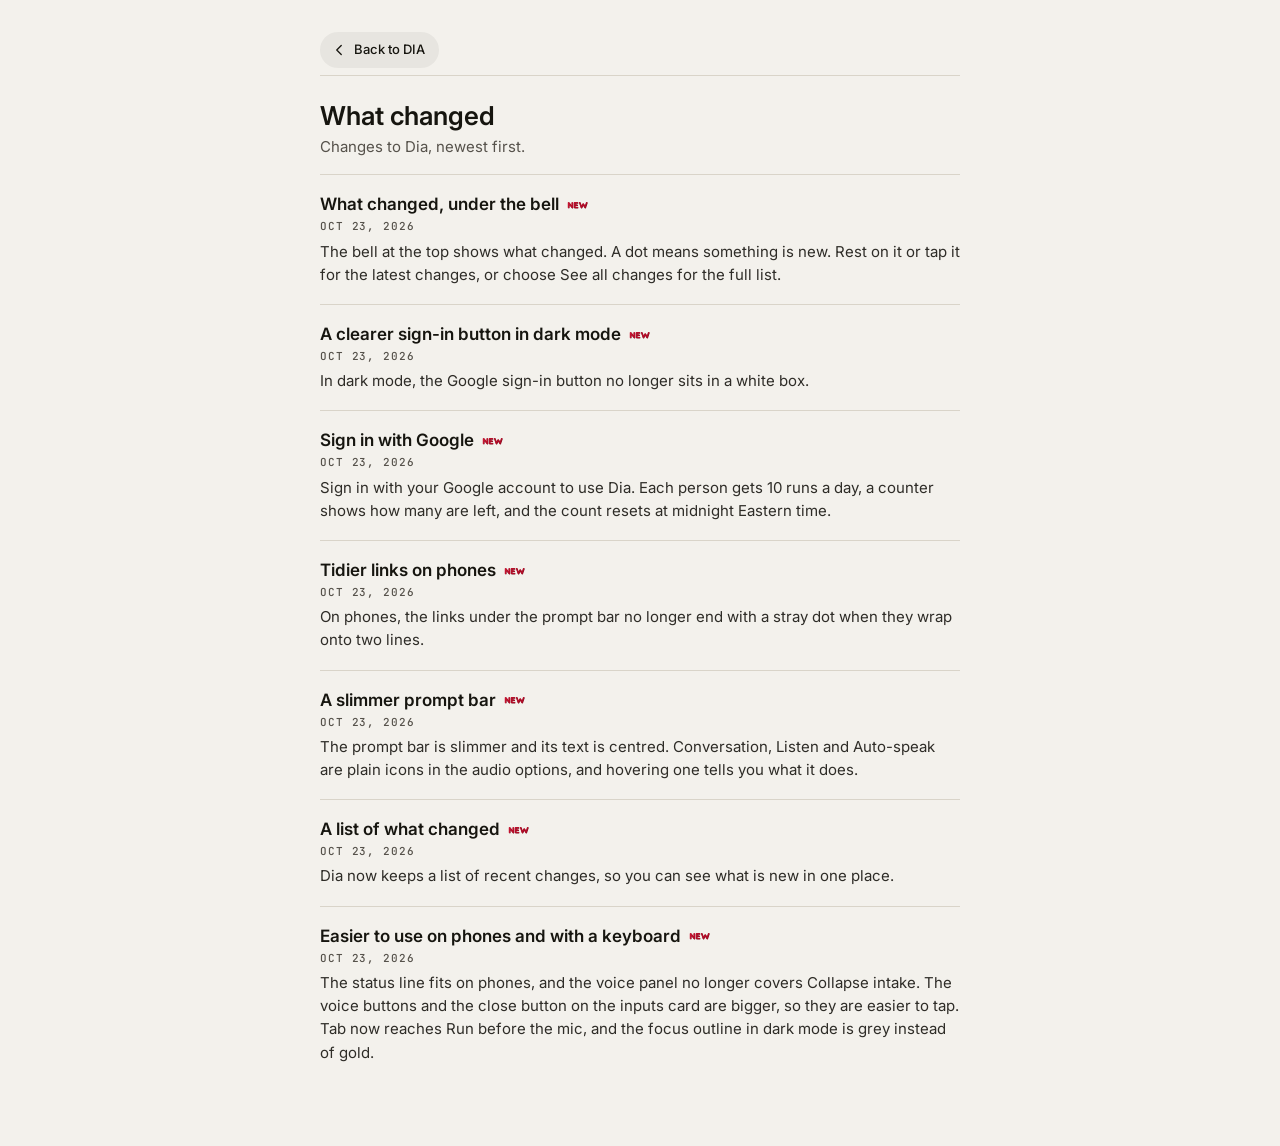
<file: templates/changes.html>
<!doctype html>
<html lang="en">
<head>
  <meta charset="utf-8">
  <meta name="viewport" content="width=device-width, initial-scale=1">
  <title>What changed - DIA</title>
  <link rel="icon" href="/static/brand/favicon.ico" sizes="any">
  <link rel="icon" type="image/png" sizes="32x32" href="/static/brand/favicon-32.png">
  <link rel="apple-touch-icon" href="/static/brand/clay-mark-180.png">
  <link rel="preconnect" href="https://fonts.googleapis.com">
  <link rel="preconnect" href="https://fonts.gstatic.com" crossorigin>
  <link href="https://fonts.googleapis.com/css2?family=Inter:wght@400;500;600&family=JetBrains+Mono:wght@500&display=swap" rel="stylesheet">
  <link rel="stylesheet" href="/static/style.css">
  <link rel="stylesheet" href="/static/bell-changelog.css?v=2">
  <script>
    // Same saved (or system) theme as the main page, before first paint.
    (function () {
      try {
        var saved = localStorage.getItem("dia-theme");
        document.documentElement.dataset.theme = saved || (matchMedia("(prefers-color-scheme: light)").matches ? "light" : "dark");
      } catch (error) { document.documentElement.dataset.theme = "dark"; }
    })();
  </script>
</head>
<body class="changes-body">
  <!-- What changed: the full list behind the header bell. Data: /static/changelog.json, built from git history by
       scripts/build-changelog.py. Opening this page marks every change seen. -->
  <main class="changes-page" id="main">
    <nav class="changes-top" aria-label="Back to DIA">
      <a class="changes-back" href="/"><svg viewBox="0 0 24 24" aria-hidden="true"><path d="M15 6l-6 6 6 6"/></svg>Back to DIA</a>
    </nav>
    <h1>What changed</h1>
    <p class="changes-lede">Changes to Dia, newest first.</p>
    <ol class="changes-list" id="changes-list" aria-busy="true">
      <li class="cl-entry"><p class="cl-text">Loading the list of changes…</p></li>
    </ol>
    <noscript><p class="changes-lede">This list needs JavaScript. The same list is at <a href="/static/changelog.json">/static/changelog.json</a>.</p></noscript>
  </main>
  <script src="/static/bell-changelog.js?v=2" defer></script>
</body>
</html>
</file>
<file: static/style.css>
/* DIA theme tokens (unchanged colours/fonts) + Tia-style layout tokens. */
:root {
  --bg: #0c0c0e;
  --surface: #141416;
  --raised: #1c1c1f;
  --inset: #101012;
  --border: #2a2a2e;
  --text: #eeeef2;
  --soft: #d8d8df;
  --muted: #a6a6b2;
  --accent: #c8a96e;
  --accent-strong: #dcc491;
  --good: #8bd39c;
  --mono: "JetBrains Mono", Consolas, monospace;
  --sans: Inter, ui-sans-serif, system-ui, -apple-system, BlinkMacSystemFont, "Segoe UI", sans-serif;

  /* Tia shell, re-tinted with DIA's palette. */
  --accent-rgb: 200, 169, 110;
  --accent-deep: #a88a4f;
  --on-accent: #16150f;
  --accent-ink: var(--accent-strong);
  --mark: var(--accent);
  --send-from: rgba(var(--accent-rgb), 0.95);
  --send-to: var(--accent-deep);
  --send-hover-from: var(--accent-strong);
  --send-hover-to: var(--accent);
  --glass-top: rgba(255, 255, 255, 0.07);
  --glass-mid: rgba(255, 255, 255, 0.025);
  --glass-bot: rgba(255, 255, 255, 0.05);
  --glass-border: rgba(255, 255, 255, 0.10);
  --glass-outline: rgba(0, 0, 0, 0.35);
  --glass-inset: rgba(255, 255, 255, 0.06);
  --pill-shadow: 0 24px 56px rgba(0, 0, 0, 0.55), 0 4px 16px rgba(0, 0, 0, 0.35);
  --pill-shadow-hover: 0 30px 72px rgba(0, 0, 0, 0.6), 0 0 40px rgba(var(--accent-rgb), 0.22);
  --shadow-subtle: 0 1px 3px rgba(0, 0, 0, 0.35);
  --shadow-lifted: 0 12px 36px rgba(0, 0, 0, 0.5);
  --backdrop: rgba(0, 0, 0, 0.55);
  --placeholder: rgba(238, 238, 242, 0.42);
  /* Focus/selection indicator: must stay >= 3:1 against every surface (WCAG 1.4.11). */
  /* Dark: neutral silver, never the gold accent (Glyph review #5). Mustard #DFA81C stays the drag-over cue only. */
  --focus-ring: var(--control-focus);
  color-scheme: dark;
}

html[data-theme="light"] {
  --bg: #f3f1ec;
  --surface: #fdfcfa;
  --raised: #f0ede6;
  --inset: #faf8f4;
  --border: #d9d4c9;
  --text: #16150f;
  --soft: #2e2c27;
  --muted: #56524b;
  /* Brushed-silver accent. */
  --accent: #A3A9B1;
  --accent-strong: #D9DCE0;
  --good: #1a5f33;

  --accent-rgb: 163, 169, 177;
  --accent-deep: #9EA4AC;
  --on-accent: #16150f;
  /* Silver is too light for text on cream, so accent text stays ink-dark
     and the silver shows through fills, borders and underlines. */
  --accent-ink: #16150f;
  --mark: #DFA81C;
  --send-from: #E6E8EB;
  --send-to: #B8BDC4;
  --send-hover-from: #CDD1D6;
  --send-hover-to: #9EA4AC;
  --glass-top: rgba(255, 255, 255, 0.65);
  --glass-mid: rgba(255, 255, 255, 0.22);
  --glass-bot: rgba(255, 255, 255, 0.45);
  --glass-border: rgba(255, 255, 255, 0.85);
  --glass-outline: rgba(28, 20, 8, 0.08);
  --glass-inset: rgba(255, 255, 255, 0.9);
  --pill-shadow: 0 24px 56px rgba(28, 20, 8, 0.18), 0 4px 16px rgba(28, 20, 8, 0.08);
  --pill-shadow-hover: 0 30px 72px rgba(28, 20, 8, 0.22), 0 0 40px rgba(var(--accent-rgb), 0.22);
  --shadow-subtle: 0 1px 3px rgba(28, 20, 8, 0.05);
  --shadow-lifted: 0 12px 36px rgba(28, 20, 8, 0.10);
  --backdrop: rgba(22, 21, 15, 0.35);
  --placeholder: rgba(22, 21, 15, 0.45);
  /* The silver accent (#A3A9B1) is ~2:1 on these surfaces, so it stays
     decorative; focus and selection use a darker silver (>= 4.9:1). */
  --focus-ring: #5f6670;
  color-scheme: light;
}

@media (prefers-reduced-motion: no-preference) {
  body, button, textarea, pre {
    transition: background-color .25s ease, color .25s ease, border-color .25s ease;
  }
}

* { box-sizing: border-box; }

.visually-hidden {
  position: absolute;
  width: 1px;
  height: 1px;
  margin: -1px;
  padding: 0;
  overflow: hidden;
  clip: rect(0 0 0 0);
  white-space: nowrap;
  border: 0;
}

.skip-link {
  position: absolute;
  top: -100px;
  left: 16px;
  z-index: 10;
  padding: 10px 14px;
  border: 1px solid var(--accent);
  border-radius: 8px;
  background: var(--raised);
  color: var(--text);
  font-family: var(--mono);
  font-size: 13px;
  text-decoration: none;
}

.skip-link:focus { top: 12px; }

:focus-visible {
  outline: 2px solid var(--focus-ring);
  outline-offset: 2px;
}

html, body { min-height: 100%; }

body {
  margin: 0;
  min-height: 100vh;
  background: var(--bg);
  color: var(--soft);
  font-family: var(--sans);
  overflow-x: hidden;
}

button, textarea, input { font: inherit; }

button {
  border: 1px solid var(--border);
  border-radius: 8px;
  background: var(--raised);
  color: var(--text);
  padding: 10px 13px;
  cursor: pointer;
}

button:hover, button.active {
  border-color: var(--accent);
  color: var(--accent-ink);
}

button:disabled {
  cursor: not-allowed;
  opacity: .65;
}

/* Busy = working, not broken: spinner ring instead of a dead hourglass. */
button.busy { cursor: progress; }

button.busy::after {
  content: "";
  display: inline-block;
  width: 11px;
  height: 11px;
  margin-left: 8px;
  vertical-align: -1px;
  border: 2px solid currentColor;
  border-right-color: transparent;
  border-radius: 50%;
}

@media (prefers-reduced-motion: no-preference) {
  button.busy::after { animation: dia-spin .7s linear infinite; }
}

@keyframes dia-spin { to { transform: rotate(360deg); } }

kbd.kbd-hint {
  display: inline-block;
  min-width: 1.6em;
  padding: 1px 6px;
  border: 1px solid var(--border);
  border-bottom-width: 2px;
  border-radius: 5px;
  background: var(--raised);
  color: var(--muted);
  font: 500 11px/1.5 var(--mono);
  text-align: center;
}

/* ---------- Viewport (Tia: column, top bar / centre stage / footer) ---------- */
.viewport {
  display: flex;
  flex-direction: column;
  align-items: center;
  justify-content: space-between;
  min-height: 100vh;
  padding: 2.5rem 2rem 3rem;
  position: relative;
}

body[data-stage="results"] .viewport,
body[data-agent="open"] .viewport { justify-content: flex-start; }

/* ---------- Top bar ---------- */
.top-nav {
  width: 100%;
  max-width: 900px;
  display: flex;
  align-items: center;
  justify-content: space-between;
  gap: 16px;
  flex-wrap: wrap;
}

.nav-primary-cluster { display: flex; align-items: center; gap: 16px; min-width: 0; }
.nav-menu-container { position: relative; }

.nav-brand {
  display: flex;
  align-items: center;
  gap: 8px;
  padding: 4px 0;
  border: 0;
  background: transparent;
  color: var(--text);
  font: 700 22px/1 var(--sans);
  letter-spacing: -0.02em;
  user-select: none;
}

.nav-brand:hover { color: var(--text); }

.nav-brand svg {
  width: 18px;
  height: 18px;
  fill: none;
  stroke: currentColor;
  stroke-width: 2;
  stroke-linecap: round;
  stroke-linejoin: round;
}

.nav-brand[aria-expanded="true"] svg { transform: rotate(180deg); }

.nav-dropdown {
  position: absolute;
  top: 100%;
  left: 0;
  margin-top: 12px;
  width: 240px;
  padding: 8px;
  display: none;
  flex-direction: column;
  gap: 4px;
  z-index: 100;
  background: var(--surface);
  border: 1px solid var(--border);
  border-radius: 12px;
  box-shadow: var(--shadow-lifted);
}

.nav-dropdown.show { display: flex; }

@keyframes fadeInDropdown {
  from { opacity: 0; transform: translateY(-8px); }
  to { opacity: 1; transform: translateY(0); }
}

.dropdown-item {
  display: flex;
  align-items: center;
  justify-content: space-between;
  padding: 10px 14px;
  border: 0;
  border-radius: 8px;
  background: transparent;
  color: var(--text);
  font: 500 14px var(--sans);
  text-align: left;
  transition: background 150ms ease, color 150ms ease;
}

.dropdown-item:hover,
.dropdown-item:focus-visible {
  background: rgba(var(--accent-rgb), 0.14);
  color: var(--accent-ink);
}

.breadcrumb {
  display: inline-flex;
  align-items: center;
  gap: 4px;
  color: var(--text);
  font: 500 14px var(--sans);
  border-bottom: 1px solid var(--border);
  padding: 6px 0;
  white-space: nowrap;
}

/* Superscript-corner affordance next to the breadcrumb. */
.app-tip { position: relative; display: inline-block; margin-left: 3px; vertical-align: top; }

.info-tip {
  width: 16px;
  height: 16px;
  padding: 0;
  border-radius: 50%;
  font-family: var(--mono);
  font-size: 10px;
  line-height: 1;
  opacity: .7;
}

.info-tip:hover, .info-tip:focus-visible, .app-tip.open .info-tip { opacity: 1; }

.tip-bubble {
  position: absolute;
  top: calc(100% + 8px);
  left: 0;
  z-index: 20;
  white-space: nowrap;
  border: 1px solid var(--accent);
  border-radius: 8px;
  background: var(--raised);
  color: var(--text);
  font-family: var(--mono);
  font-size: 12px;
  letter-spacing: .06em;
  padding: 8px 10px;
  opacity: 0;
  visibility: hidden;
}

.app-tip:hover .tip-bubble,
.app-tip:focus-within .tip-bubble,
.app-tip.open .tip-bubble { opacity: 1; visibility: visible; }

/* Phones: centre the bubble under its "i" and let it wrap, so the hidden bubble can't widen the page (on mobile
 * browsers that overflow grows the layout viewport, which also broke the plus menu's fixed bottom sheet). */
@media (max-width: 600px) {
  .tip-bubble { left: 50%; translate: -50% 0; white-space: normal; width: max-content; max-width: min(240px, calc(100vw - 24px)); }
}

.nav-actions { display: flex; align-items: center; gap: 10px; margin-left: auto; }

/* Takes the slot Tia uses for the signed-in email. */
.palette-trigger {
  display: inline-flex;
  align-items: center;
  gap: 10px;
  padding: 6px 8px 6px 12px;
  border: 1px solid var(--border);
  border-radius: 9999px;
  background: transparent;
  color: var(--muted);
  font: 400 12px var(--mono);
}

.palette-trigger:hover { color: var(--text); }

.ghost-round {
  width: 34px;
  height: 34px;
  padding: 0;
  border-radius: 50%;
  background: transparent;
}

/* ---------- Centre stage ---------- */
.center-stage {
  display: flex;
  flex-direction: column;
  align-items: center;
  text-align: center;
  max-width: 760px;
  width: 100%;
  margin: 2rem 0;
}

body[data-stage="results"] .center-stage,
body[data-agent="open"] .center-stage { margin-top: 3rem; }

.title-brand {
  margin: 0 0 0.5rem;
  color: var(--text);
  font: 700 72px/1.05 var(--sans);
  letter-spacing: -0.04em;
  display: inline-block;
  cursor: default;
  user-select: none;
}

.title-brand.liquid-active { filter: url(#liquidFilter); }

/* Tiny BASH mark riding above the I, like Tia's tittle easter egg. */
.tittle { position: relative; display: inline-block; letter-spacing: 0; margin-right: -0.04em; }
.tittle::after {
  content: 'BASH';
  /* Empty alt text keeps the mark out of the h1's accessible name. */
  content: 'BASH' / '';
  position: absolute;
  top: -0.02em;
  left: 50%;
  transform: translateX(-50%);
  font: 700 4px var(--mono);
  letter-spacing: 0.08em;
  padding-left: 0.08em; /* balance the trailing letter-spacing */
  white-space: nowrap;
  line-height: 1;
  color: var(--mark);
  opacity: 0.9;
  pointer-events: none;
}

.subtitle {
  margin: 0 0 2.5rem;
  max-width: 620px;
  color: var(--muted);
  font-size: 18px;
  line-height: 1.5;
}

body[data-stage="results"] .title-brand { font-size: 48px; }
body[data-stage="results"] .subtitle { font-size: 15px; margin-bottom: 1.75rem; }

.prompt-wrapper { position: relative; width: 100%; max-width: 720px; }

.intake-bar {
  display: flex;
  align-items: center;
  justify-content: center;
  gap: 12px;
  margin-bottom: 10px;
}

.prompt-callout {
  margin: 0;
  color: var(--muted);
  font-size: 13px;
  line-height: 1.4;
  user-select: none;
}

/* Frosted-glass pill composer (Tia), auto-growing for multi-line input. */
.prompt-bar {
  width: 100%;
  min-height: 70px;
  display: flex;
  align-items: center;
  gap: 8px;
  padding: 12px 12px 12px 32px;
  border-radius: 35px;
  border: 1.5px solid var(--glass-border);
  outline: 1px solid var(--glass-outline);
  background: linear-gradient(135deg, var(--glass-top) 0%, var(--glass-mid) 45%, var(--glass-bot) 100%);
  backdrop-filter: blur(36px) saturate(200%);
  -webkit-backdrop-filter: blur(36px) saturate(200%);
  box-shadow: var(--pill-shadow), inset 0 2px 2px var(--glass-inset), inset 0 -2px 3px var(--glass-mid);
}

.prompt-bar:focus-within, .prompt-bar:hover {
  outline: 1.5px solid rgba(var(--accent-rgb), 0.5);
  box-shadow: var(--pill-shadow-hover), inset 0 2px 3px var(--glass-inset), inset 0 -2px 4px var(--glass-mid);
}

/* The textarea itself has no outline, so the pill's outline is the focus indicator. */
.prompt-bar:focus-within { outline-color: var(--focus-ring); }

.prompt-bar.multiline { align-items: flex-end; border-radius: 24px; }

.prompt-input {
  flex: 1;
  min-width: 0;
  min-height: 0;
  max-height: 40vh;
  margin: 0;
  padding: 0;
  resize: none;
  overflow-y: auto;
  border: 0;
  outline: none;
  background: transparent;
  color: var(--text);
  font: 500 18px/1.5 var(--sans);
  align-self: center;
}

.prompt-bar.multiline .prompt-input {
  align-self: stretch;
  font: 400 14px/1.5 var(--mono);
  padding-top: 4px;
}

.prompt-input::placeholder { color: var(--placeholder); font-weight: 400; }

/* Round send button (Tia), accent-tinted for DIA. */
.action-btn {
  flex: none;
  width: 46px;
  height: 46px;
  padding: 0;
  display: flex;
  align-items: center;
  justify-content: center;
  border-radius: 50%;
  border: 1.5px solid rgba(255, 255, 255, 0.55);
  background: linear-gradient(135deg, var(--send-from) 0%, var(--send-to) 100%);
  color: var(--on-accent);
  box-shadow: 0 6px 16px rgba(var(--accent-rgb), 0.35), inset 0 2px 2px rgba(255, 255, 255, 0.6), inset 0 -2px 3px rgba(0, 0, 0, 0.3);
}

.action-btn:hover,
.action-btn:focus-visible {
  border-color: #ffffff;
  color: var(--on-accent);
  background: linear-gradient(135deg, var(--send-hover-from) 0%, var(--send-hover-to) 100%);
  box-shadow: 0 8px 24px rgba(var(--accent-rgb), 0.55), 0 0 20px rgba(var(--accent-rgb), 0.45), inset 0 2px 3px #ffffff, inset 0 -2px 4px rgba(0, 0, 0, 0.4);
}

.action-btn svg {
  width: 20px;
  height: 20px;
  fill: none;
  stroke: currentColor;
  stroke-width: 2.2;
  stroke-linecap: round;
  stroke-linejoin: round;
}

.action-btn.busy svg { display: none; }
.action-btn.busy::after { width: 18px; height: 18px; margin: 0; }
.action-btn:disabled:hover { transform: none; }


.actions {
  display: flex;
  flex-wrap: wrap;
  align-items: center;
  gap: 10px;
  margin-top: 12px;
}

.actions button { white-space: nowrap; }

.under-prompt { justify-content: center; margin-top: 16px; gap: 8px 12px; }

/* Tia's underlined "Learn how to use" link. */
.text-link {
  min-height: 32px;
  padding: 6px 0;
  border: 0;
  border-bottom: 1px solid var(--border);
  border-radius: 0;
  background: transparent;
  color: var(--text);
  font: 500 14px/1.4 var(--sans);
}

.text-link:hover { border-bottom-color: var(--accent); color: var(--accent-ink); }
.dot-sep { color: var(--muted); }
/* When the link row wraps, a "·" that would end a line (or start one) becomes a zero-height line break instead:
   flex-basis 100% puts the next link on its own line. The break would add a second row gap, so the row drops its
   row gap and the break carries one gap of its own. app.js (fitDotSeparators) sets .is-break after measuring the
   row with every separator shown. */
.dot-sep.is-break { flex-basis: 100%; height: 0; margin-top: 8px; overflow: hidden; visibility: hidden; font-size: 0; line-height: 0; }
.actions.under-prompt:has(> .dot-sep.is-break) { row-gap: 0; }

.status-line {
  flex-basis: 100%;
  color: var(--muted);
  font-family: var(--mono);
  font-size: 12px;
}
#status {
  color: var(--muted);
  font-family: var(--mono);
  font-size: 12px;
}

#intakeToggle { font-size: 13px; min-height: 0; padding: 2px 0; }

.chip-button {
  display: inline-flex;
  align-items: center;
  gap: 7px;
  padding: 6px 12px;
  border-radius: 9999px;
  background: transparent;
  color: var(--muted);
  font-size: 13px;
}

.chip-button svg { width: 15px; height: 15px; fill: none; stroke: currentColor; stroke-width: 1.6; stroke-linecap: round; stroke-linejoin: round; }

.actions button[aria-pressed="true"],
.export-bar button[aria-pressed="true"] { border-color: var(--accent); color: var(--accent-ink); }

button.recording { border-color: var(--good); color: var(--good); }

/* ---------- Ask DIA + results (hidden on the landing, like Tia's response card) ---------- */
.agent, .results { display: none; }

body[data-stage="results"] .agent,
body[data-agent="open"] .agent { display: block; }

body[data-stage="results"] .results { display: block; }

.agent { margin-top: 2.5rem; }

@keyframes slideUp {
  from { opacity: 0; transform: translateY(12px); }
  to { opacity: 1; transform: translateY(0); }
}

h2, label {
  display: block;
  color: var(--text);
  font-family: var(--mono);
  font-size: 13px;
  letter-spacing: .08em;
  margin: 0 0 10px;
  text-transform: uppercase;
}

.agent > h2 { text-align: center; margin-bottom: 14px; }

/* Ask DIA state (#agentStatus) is plain text with a status dot: see composer.css "Prompt bar v2". */

/* Tia's "beacon" response card: card with an accent top rule. */
.response-area {
  margin-top: 1.5rem;
  width: 100%;
  text-align: left;
  background: var(--surface);
  border: 1px solid var(--border);
  border-top: 3px solid var(--accent);
  border-radius: 0 0 12px 12px;
  padding: 24px 28px;
  box-shadow: var(--shadow-subtle);
}

.response-header {
  margin-bottom: .75rem;
  color: var(--accent-ink);
  font: 600 12px var(--mono);
  letter-spacing: .05em;
  text-transform: uppercase;
}

pre {
  margin: 0;
  white-space: pre-wrap;
  overflow: auto;
  color: var(--soft);
  font-family: var(--mono);
  font-size: 13px;
  line-height: 1.55;
}

pre.response-text {
  min-height: 0;
  max-height: 50vh;
  font: 400 15px/1.65 var(--sans);
  color: var(--text);
}

.results { width: 100%; max-width: 760px; margin-top: 2rem; text-align: left; }

.results-summary {
  display: grid;
  grid-template-columns: minmax(0, 0.8fr) minmax(0, 1.2fr);
  gap: 16px;
}

.score-card, .issues {
  background: var(--surface);
  border: 1px solid var(--border);
  border-radius: 12px;
  padding: 18px 20px;
  box-shadow: var(--shadow-subtle);
}

.score-card span, .score-card small {
  display: block;
  color: var(--muted);
  font-family: var(--mono);
  font-size: 12px;
  letter-spacing: .08em;
  text-transform: uppercase;
}

.score-card small[hidden] { display: none; }
/* Proto, on #39: reopened intakes scored before value at stake. */
.score-card .legacy-score-hint { margin-top: 6px; letter-spacing: .02em; text-transform: none; }

.score-card strong {
  display: block;
  margin: 9px 0;
  color: var(--accent-ink);
  font-size: 30px;
  line-height: 1.05;
}

.issues ul { margin: 0; padding-left: 18px; }
.issues li { margin: 6px 0; font-size: 14px; line-height: 1.45; }

.doc-head { display: flex; align-items: center; justify-content: space-between; gap: 12px; margin-bottom: 12px; }

.tabs { display: flex; gap: 6px; flex-wrap: wrap; }

.tab { padding: 7px 14px; border-radius: 9999px; font-size: 13px; background: transparent; }
.tab.active { background: rgba(var(--accent-rgb), 0.14); }

.export-bar, .editor-toolbar { display: flex; flex-wrap: wrap; gap: 8px; margin-bottom: 12px; }

.export-bar button, .editor-toolbar button { padding: 7px 11px; font-size: 12px; }

#documentOutput {
  min-height: 36vh;
  max-height: 60vh;
  border: 1px solid var(--border);
  border-radius: 8px;
  background: var(--inset);
  padding: 14px;
}

.icon-button { display: inline-flex; align-items: center; justify-content: center; gap: 7px; padding: 9px 11px; }

.icon-button svg {
  width: 16px;
  height: 16px;
  flex: none;
  fill: none;
  stroke: currentColor;
  stroke-width: 1.6;
  stroke-linecap: round;
  stroke-linejoin: round;
}

.icon-button svg.fill-icon { fill: currentColor; stroke: none; }

html[data-theme="light"] .theme-icon-moon,
html:not([data-theme="light"]) .theme-icon-sun { display: none; }

.editor-toolbar .fmt { min-width: 42px; }

.inline-status { align-self: center; color: var(--muted); font-family: var(--mono); font-size: 12px; }

.list-menu { position: relative; display: inline-block; }

.menu {
  position: absolute;
  top: calc(100% + 4px);
  left: 0;
  z-index: 30;
  display: none;
  flex-direction: column;
  min-width: 150px;
  padding: 4px;
  border: 1px solid var(--border);
  border-radius: 10px;
  background: var(--surface);
  box-shadow: var(--shadow-lifted);
}

.menu.open { display: flex; }
.menu-item { border: 0; text-align: left; font-size: 12px; background: transparent; }

.rich-editor {
  min-height: 180px;
  max-height: 46vh;
  overflow: auto;
  border: 1px solid var(--border);
  border-radius: 8px;
  background: var(--inset);
  color: var(--soft);
  padding: 14px;
  font-family: var(--mono);
  font-size: 13px;
  line-height: 1.45;
  white-space: pre-wrap;
}

.rich-editor:empty::before { content: attr(data-placeholder); color: var(--muted); pointer-events: none; }
.rich-editor ul, .rich-editor ol { white-space: normal; margin: 6px 0; padding-left: 26px; }
.rich-editor ol.lettered { list-style-type: lower-alpha; }

.footer-note { color: var(--muted); font: 12px var(--mono); }
body[data-stage="results"] .footer-note { margin-top: 2rem; }

/* ---------- Dialogs: help + command palette ---------- */
.help-dialog, .palette {
  border: 1px solid var(--border);
  background: var(--surface);
  color: var(--text);
  box-shadow: var(--shadow-lifted);
}

.help-dialog::backdrop, .palette::backdrop { background: var(--backdrop); }

.help-dialog {
  width: min(500px, calc(100% - 32px));
  max-height: calc(100dvh - 48px);
  overflow-y: auto;
  padding: 24px;
  border-radius: 16px;
  font: 14px/1.6 var(--sans);
}

.help-dialog h2 { margin: 0 0 12px; font: 700 24px/1.3 var(--sans); letter-spacing: -0.01em; text-transform: none; }
.help-dialog p { color: var(--muted); margin: 0 0 16px; }
.help-dialog ol { margin: 0; padding-left: 20px; color: var(--soft); }
.help-dialog li + li { margin-top: 8px; }
.help-dialog .help-tip { margin-top: 16px; }
.help-dialog form { text-align: right; margin-top: 24px; }
.help-close { min-height: 44px; padding: 10px 18px; background: var(--raised); font: 500 14px var(--sans); }

/* Minimal palette: Tia's glass pill as the search field, a short list below. */
.palette {
  width: min(560px, calc(100% - 32px));
  margin: 14vh auto auto;
  padding: 0;
  overflow: hidden;
  border-radius: 28px;
}


.palette-search {
  display: flex;
  align-items: center;
  gap: 10px;
  margin: 12px;
  height: 54px;
  padding: 0 14px 0 22px;
  border-radius: 9999px;
  border: 1.5px solid var(--glass-border);
  outline: 1.5px solid rgba(var(--accent-rgb), 0.5);
  background: linear-gradient(135deg, var(--glass-top) 0%, var(--glass-mid) 45%, var(--glass-bot) 100%);
  box-shadow: var(--pill-shadow-hover), inset 0 2px 3px var(--glass-inset);
}

.palette-search:focus-within { outline-color: var(--focus-ring); }

.palette-search svg { width: 18px; height: 18px; flex: none; fill: none; stroke: var(--muted); stroke-width: 2; stroke-linecap: round; }

.palette-search input {
  flex: 1;
  min-width: 0;
  border: 0;
  outline: none;
  background: transparent;
  color: var(--text);
  font: 500 16px var(--sans);
}

.palette-search input::placeholder { color: var(--placeholder); font-weight: 400; }

.palette-list { list-style: none; margin: 0; padding: 0 12px 12px; max-height: min(52vh, 420px); overflow-y: auto; }

.palette-item {
  display: flex;
  align-items: center;
  justify-content: space-between;
  gap: 12px;
  padding: 10px 18px;
  border-radius: 9999px;
  color: var(--text);
  font: 400 15px var(--sans);
  cursor: pointer;
}

.palette-item small { color: var(--muted); font: 12px var(--mono); }
.palette-item[aria-selected="true"] { background: rgba(var(--accent-rgb), 0.16); color: var(--accent-ink); box-shadow: inset 0 0 0 1px var(--focus-ring); }
.palette-empty { padding: 18px 12px; color: var(--muted); font-size: 14px; text-align: center; }

/* ---------- Motion: only for users who have not asked for reduced motion ---------- */
@media (prefers-reduced-motion: no-preference) {
  .nav-brand svg { transition: transform 200ms ease; }
  .nav-dropdown { animation: fadeInDropdown 200ms ease forwards; }
  .title-brand { transition: filter 300ms ease, font-size 250ms ease; }
  .prompt-bar { transition: all 250ms cubic-bezier(0.2, 0, 0, 1); }
  .prompt-bar:focus-within, .prompt-bar:hover { transform: translateY(-2px); }
  .action-btn { transition: all 180ms cubic-bezier(0.2, 0, 0, 1); }
  .action-btn:hover, .action-btn:focus-visible { transform: scale(1.08); }
  body[data-stage="results"] .agent,
  body[data-agent="open"] .agent,
  body[data-stage="results"] .results { animation: slideUp 300ms ease forwards; }
  .palette[open] { animation: fadeInDropdown 160ms ease forwards; }
}

/* ---------- Mobile ---------- */
@media (max-width: 600px) {
  .viewport { padding: 1.25rem 1rem 2rem; }
  .breadcrumb { display: none; }
  .prompt-input::placeholder { white-space: nowrap; overflow: hidden; text-overflow: ellipsis; }
  .palette-trigger span { display: none; }
  .title-brand { font-size: 56px; }
  body[data-stage="results"] .title-brand { font-size: 40px; }
  .subtitle { font-size: 15px; margin-bottom: 2rem; }
  .prompt-bar { min-height: 54px; padding: 8px 8px 8px 20px; border-radius: 27px; }
  .prompt-input { font-size: 15px; }
  .action-btn { width: 38px; height: 38px; }
  .action-btn svg { width: 16px; height: 16px; }
  .response-area { padding: 18px 18px; }
  .results-summary { grid-template-columns: 1fr; }
}

/* Light mode: make the silver visible where accent text went ink-dark. */
html[data-theme="light"] .tab.active { background: rgba(var(--accent-rgb), 0.30); border-color: var(--focus-ring); }
html[data-theme="light"] .palette-item[aria-selected="true"] { background: rgba(var(--accent-rgb), 0.30); box-shadow: inset 0 0 0 1px var(--focus-ring); }
html[data-theme="light"] .dropdown-item:hover,
html[data-theme="light"] .dropdown-item:focus-visible { background: rgba(var(--accent-rgb), 0.22); }
html[data-theme="light"] .text-link:hover { border-bottom: 2px solid var(--accent); }
html[data-theme="light"] .tittle::after { opacity: 1; }
html[data-theme="light"] .action-btn { box-shadow: 0 4px 12px rgba(60, 66, 74, 0.18), inset 0 2px 2px rgba(255, 255, 255, 0.9), inset 0 -2px 3px rgba(60, 66, 74, 0.22); }
html[data-theme="light"] .action-btn:hover,
html[data-theme="light"] .action-btn:focus-visible { box-shadow: 0 6px 18px rgba(60, 66, 74, 0.24), 0 0 16px rgba(var(--accent-rgb), 0.45), inset 0 2px 3px #ffffff, inset 0 -2px 4px rgba(60, 66, 74, 0.28); }


/* ==========================================================================
   Intake tray + filing cabinet (feature/intake-tray-cabinet).
   Motion for the cabinet stack lives in /static/cabinet-fan.css only.
   ========================================================================== */
:root { --control-focus: #c3c8cf; }                  /* new controls, dark: >=3:1 on #0c0c0e */
html[data-theme="light"] { --control-focus: #5f6670; } /* new controls, light: >=3:1 on #f3f1ec */

/* Icon slots: one source file per icon per set. Line icons stay silver-on-ink in
   BOTH themes via a dedicated token (not the theme --accent). */
.icon { display: grid; place-items: center; line-height: 0; --accent: var(--icon-accent, #A3A9B1); --mark: var(--icon-mark, #DFA81C); }
.icon svg { width: 20px; height: 20px; }
.icon .px { width: 32px; height: 32px; image-rendering: pixelated; image-rendering: crisp-edges; } /* 2x of 16px sprite */
.icon-active { display: none; }
.cabinet-btn.open .icon-idle,
.tray-icon.drop-over .icon-idle { display: none; }
.cabinet-btn.open .icon-active,
.tray-icon.drop-over .icon-active { display: grid; }
.cabinet { --fan-silver: #9EA4AC; }                  /* badge silver in both themes */
.cabinet-btn { color: var(--text); }
.cabinet-btn:hover { border-color: var(--fan-silver); }
.cabinet-badge { position: absolute; top: -4px; right: -4px; box-shadow: 0 0 0 2px var(--bg); }

/* Tray (upload) */
.dock-row { display: flex; align-items: center; gap: 10px; margin: 0 4px 10px 4px; }
/* Cabinet: far right of the dock row, mirroring the tray (same 44px box, radius and border). */
.dock-row .cabinet { margin-left: auto; }
.dock-row .cabinet-btn { width: 44px; height: 44px; border-radius: 12px; border-color: var(--border); background: var(--surface); }
.dock-row .cabinet-btn:hover { border-color: #9EA4AC; }
.dock-row .cabinet-btn:focus-visible { outline: 2px solid var(--control-focus); outline-offset: 2px; }
/* Stack anchors to the cabinet's right edge (fan right:-6px in cabinet-fan.css) and drops down;
   when there's no room below, JS sets data-drop="up" and --fan-up-top so it opens upward instead. */
.cabinet[data-drop="up"] .fan { top: var(--fan-up-top, auto); }
.dock-icon {
  width: 44px; height: 44px; display: grid; place-items: center; padding: 0;
  border: 1px solid var(--border); border-radius: 12px; background: var(--surface); color: var(--text);
  cursor: pointer; transition: border-color 140ms linear, background-color 140ms linear;
}
.dock-icon:hover { border-color: #9EA4AC; }
.dock-icon:focus-visible,
.drawer button:focus-visible, .drawer input:focus-visible,
.toast button:focus-visible, .file-chip button:focus-visible,
#uploadLink:focus-visible, #uploadCancel:focus-visible, #downloadPdf:focus-visible { outline: 2px solid var(--control-focus); outline-offset: 2px; }
.dock-icon.busy { opacity: 0.6; cursor: progress; }
.dock-hint { color: var(--muted); font: 400 12px var(--mono, "JetBrains Mono", monospace); opacity: 0; transition: opacity 140ms linear; }
.dock-row:hover .dock-hint, body.file-dragging .dock-hint { opacity: 1; }
body.file-dragging .dock-hint::after { content: " · release to add"; }
body.file-dragging .tray-icon { border-color: var(--icon-mark, #DFA81C); }
/* Drag-over: dashed outline on the composer, no scrim. */
body.file-dragging #intakeComposer { outline: 2px dashed var(--control-focus); outline-offset: 4px; }
#intakeComposer.is-reading { opacity: 0.7; }
.file-chips { display: flex; flex-wrap: wrap; gap: 6px; margin: 0 0 8px 4px; }
.file-chip {
  display: inline-flex; align-items: center; gap: 6px; padding: 3px 4px 3px 10px;
  border: 1px solid var(--border); border-radius: 9999px; background: var(--surface);
  color: var(--muted); font: 400 12px var(--mono, "JetBrains Mono", monospace);
}
.chip-x { border: 0; background: transparent; color: var(--muted); cursor: pointer; min-width: 24px; min-height: 24px; border-radius: 50%; }
.intake-error { margin: 10px 4px 0; padding: 10px 14px; border: 1px solid #c2410c; border-radius: 10px; color: var(--text); background: rgba(194, 65, 12, 0.08); font-size: 14px; }
.intake-error p { margin: 0; }
.intake-error p + p { margin-top: 4px; }


/* Cabinet drawer: right side, ~380px; bottom sheet on mobile */
.drawer {
  position: fixed; inset: 0 0 0 auto; margin: 0; width: min(380px, 100vw); max-width: 100vw; height: 100dvh; max-height: 100dvh;
  padding: 20px; border: 0; border-left: 1px solid var(--border); background: var(--bg); color: var(--text);
  box-shadow: -18px 0 48px rgba(0, 0, 0, 0.18); overflow-y: auto;
}
/* Drawer open/close motion lives in cabinet-fan.css (Glyph v4, SPRING_PANEL on `translate`). */
.drawer::backdrop { background: rgba(0, 0, 0, 0.28); }
.drawer-head { display: flex; align-items: center; gap: 8px; }
.drawer-head h2 { margin: 0; flex: 1; font: 700 20px/1.3 var(--sans); }
.drawer-head h2:focus { outline: none; }
.drawer-sub { margin: 2px 0 14px; color: var(--muted); font: 400 12px var(--mono, monospace); }
.drawer button { font: 500 13px var(--sans); color: var(--text); background: var(--surface); border: 1px solid var(--border); border-radius: 8px; padding: 6px 10px; cursor: pointer; min-height: 32px; }
.drawer button:hover { border-color: #9EA4AC; }
.drawer button[aria-disabled="true"] { opacity: 0.5; cursor: not-allowed; }
.drawer-select-bar { display: flex; align-items: center; gap: 8px; margin: 0 0 10px; font-size: 13px; }
.drawer-select-bar [aria-live] { margin-left: auto; color: var(--muted); font-family: var(--mono, monospace); }
.drawer-note { margin: 0 0 12px; padding: 10px 12px; border: 1px solid var(--border); border-radius: 10px; font-size: 13px; }
.drawer-note p { margin: 0 0 8px; color: var(--muted); }
.drawer-list { list-style: none; margin: 0; padding: 0; display: grid; gap: 10px; }
.drawer-card article { display: grid; grid-template-columns: auto 1fr; gap: 6px 10px; padding: 12px 14px; border: 1px solid var(--border); border-radius: 12px; background: var(--surface); }
.card-check { grid-row: 1 / span 2; align-self: start; padding-top: 2px; }
.card-check[hidden] { display: none; }
.card-check input { width: 18px; height: 18px; accent-color: #5f6670; }
.card-body { grid-column: 2; min-width: 0; }
.card-title { margin: 0; font: 500 14px/1.3 var(--sans); overflow: hidden; text-overflow: ellipsis; white-space: nowrap; }
.card-meta, .card-exported { margin: 2px 0 0; color: var(--muted); font: 400 11px/1.4 var(--mono, monospace); }
.card-actions { grid-column: 1 / -1; display: flex; flex-wrap: wrap; gap: 6px; }
.card-actions[hidden] { display: none; }
.card-remove { margin-left: auto; }
.card-status { grid-column: 1 / -1; margin: 0; color: var(--muted); font-size: 12px; min-height: 0; }
.card-status:empty { display: none; }
.drawer-more { margin: 12px 0 0; width: 100%; }
.drawer-foot { position: sticky; bottom: -20px; margin: 14px -20px -20px; padding: 12px 20px; display: flex; flex-wrap: wrap; align-items: center; gap: 8px; background: var(--bg); border-top: 1px solid var(--border); }
.drawer-foot p { margin: 0; width: 100%; color: var(--muted); font-size: 12px; }
.drawer-foot p[hidden] { display: none; }
#cabinetAlert:empty { display: none; }
#cabinetAlert { margin: 12px 0 0; color: var(--text); font-size: 13px; }
@media (max-width: 600px) {
  .drawer { inset: auto 0 0 0; width: 100vw; height: auto; max-height: 85dvh; border-left: 0; border-top: 1px solid var(--border); border-radius: 16px 16px 0 0; }
  .drawer button, .card-check input { min-height: 44px; }
  .card-check input { min-width: 24px; }
}

/* Toast */
.toast {
  /* Glyph nit: top-centre, 64px below the top (plus the notch inset); centred on `translate` so the toast keyframes (transform) don't fight it. */
  position: fixed; left: 50%; top: calc(64px + env(safe-area-inset-top, 0px)); bottom: auto; z-index: 60; translate: -50% 0;
  display: flex; align-items: center; gap: 10px; max-width: min(560px, calc(100vw - 32px));
  padding: 10px 10px 10px 16px; border: 1px solid var(--border); border-radius: 12px; background: var(--surface); color: var(--text);
  box-shadow: 0 12px 32px rgba(0, 0, 0, 0.22); font-size: 14px;
}
.toast[hidden] { display: none; }
#toastActions { display: flex; gap: 6px; }
.toast button { border: 1px solid var(--border); border-radius: 8px; background: transparent; color: var(--text); padding: 5px 10px; cursor: pointer; font: 500 13px var(--sans); }
#toastClose { border: 0; font-size: 16px; }

/* Mobile bottom sheet: same SPRING_PANEL tokens as cabinet-fan.css, but sliding up instead of in from the right. */
@media (prefers-reduced-motion: no-preference) and (max-width: 600px) {
  .drawer.cabinet-drawer { translate: 0 100%; }
  .drawer.cabinet-drawer[open] { translate: 0 0; }
  @starting-style { .drawer.cabinet-drawer[open] { translate: 0 100%; } }
}
.drawer [hidden], .dock-row [hidden], .file-chips[hidden], .intake-error[hidden] { display: none !important; }

/* Help & settings: Icon style segmented control (glyph/icon-setting.md) */
.help-settings { margin-top: 20px; padding-top: 16px; border-top: 1px solid var(--border); }
.help-settings h3 { margin: 0 0 10px; font: 600 15px var(--sans); text-transform: none; }
.setting-note { margin: 8px 0 0 !important; font-size: 12px; }
.icon-style-control { display: inline-flex; gap: 4px; padding: 4px; border: 1px solid var(--border); border-radius: 12px; background: var(--raised, var(--surface)); --accent: #A3A9B1; }
.icon-style-option { display: inline-flex; align-items: center; gap: 8px; padding: 6px 12px 6px 8px; border: 1px solid transparent; border-radius: 8px; background: transparent; color: var(--muted); font: 500 13px var(--sans); cursor: pointer; }
.icon-style-option .icon svg { width: 32px; height: 32px; }
.icon-style-option[aria-checked="true"] { background: var(--surface); border-color: #9EA4AC; color: var(--text); font-weight: 600; }
html:not([data-theme="light"]) .icon-style-option[aria-checked="true"] { background: #2a2a2e; border-color: #A3A9B1; }
.icon-style-option:focus-visible { outline: 2px solid #7C828A; outline-offset: 2px; }
html:not([data-theme="light"]) .icon-style-option:focus-visible { outline-color: #D9DCE0; }
/* Badge + count stay silver in both themes (dark --accent-deep is gold). */
.cabinet .cabinet-badge, .cabinet .fan-count { background: #9EA4AC; }
#cabinetSelectAll { width: 18px; height: 18px; accent-color: #5f6670; }
@media (max-width: 600px) {
  .icon-style-control { display: flex; width: 100%; }
  .icon-style-option { flex: 1; justify-content: center; min-height: 44px; }
}


/* ==========================================================================
   Web letterhead band. Source: glyph/web-letterhead.css (2026-10-23 04:06), verbatim below,
   then DIA additions (centred clock + date, send-button silver). Inlined here rather than
   a new /static file so the running preview picks it up without a server restart.
   ========================================================================== */
/* DIA web letterhead band: the PDF's tucked-letterhead system, ported to the top bar.
 * Plain CSS. Uses the app's own tokens from static/style.css (--bg, --text, --muted,
 * --border, --raised, --mono, --sans); nothing here adds a new colour.
 *
 * PDF  -> web
 *   10mm corner inset (half the 20mm page margin)  -> --lh-inset, equal to the page's own
 *        side padding (.viewport: 1rem mobile, 2rem desktop), so the band sits in the page
 *        margin and the content column (900px nav / 720px composer) stays well inside it.
 *   7pt mono caps, 0.1em tracking, muted          -> 11px JetBrains Mono 500, caps, 0.1em, --muted
 *   0.5pt silver hairline spanning the insets     -> 1px --border rule from inset to inset
 *
 * The band escapes .viewport's padding with negative margins, so the markup can stay
 * where it is (first child of <main class="viewport">).
 */

:root {
  --lh-inset: clamp(16px, 2.5vw, 32px);   /* 16px at <=640px, 32px at >=1280px */
  --lh-band: 52px;                        /* band height; hairline sits on its bottom edge */
  --lh-target: 28px;                      /* desktop hit target (>= 24px) */
  --lh-gap: 20px;                         /* space between corner items */
  --lh-type: 500 11px/1 var(--mono);
  --lh-track: 0.1em;
  --lh-ink: var(--muted);                 /* corner text */
  --lh-ink-hover: var(--text);
  --lh-rule: var(--border);               /* hairline */
  --lh-ring: #c3c8cf;                     /* dark: app --control-focus, >= 3:1 on #0c0c0e */
}
html[data-theme="light"] {
  --lh-ring: #7C828A;                     /* light: same ring as the cabinet fan-out */
}
@media (max-width: 600px) {
  :root { --lh-band: 56px; --lh-target: 44px; --lh-gap: 4px; }
}

/* ---- Band ---- */
.top-nav.lh {
  align-self: stretch;
  width: auto;
  max-width: none;
  /* .viewport padding is 2.5rem 2rem (1.25rem 1rem on mobile); pull the band up to the
     top edge and out to the inset. */
  margin: -2.5rem calc(var(--lh-inset) - 2rem) 0;
  height: var(--lh-band);
  padding: 0;
  display: flex;
  align-items: center;
  justify-content: space-between;
  flex-wrap: nowrap;
  gap: var(--lh-gap);
  border-bottom: 1px solid var(--lh-rule);
  font: var(--lh-type);
  letter-spacing: var(--lh-track);
  text-transform: uppercase;
  color: var(--lh-ink);
}
@media (max-width: 600px) {
  .top-nav.lh { margin: -1.25rem calc(var(--lh-inset) - 1rem) 0; }
}

.lh-corner { display: flex; align-items: center; gap: var(--lh-gap); min-width: 0; }
.lh-corner--left { gap: 10px; }

/* Every interactive corner item: same type, quiet by default, ink on hover. */
.lh-control {
  display: inline-flex;
  align-items: center;
  gap: 8px;
  min-height: var(--lh-target);
  padding: 0 4px;
  margin: 0 -4px;                         /* keeps text flush with the inset */
  border: 0;
  border-radius: 6px;
  background: transparent;
  color: var(--lh-ink);
  font: inherit;
  letter-spacing: inherit;
  text-transform: inherit;
  cursor: pointer;
}
.lh-control:hover { color: var(--lh-ink-hover); }
.lh-control:focus-visible,
.lh-control.is-focus {                    /* .is-focus: mock only, to show the ring in a still */
  outline: 2px solid var(--lh-ring);
  outline-offset: 2px;
  color: var(--lh-ink-hover);
}
.lh-control svg {
  width: 14px; height: 14px; flex: none;
  fill: none; stroke: currentColor; stroke-width: 2;
  stroke-linecap: round; stroke-linejoin: round;
}

/* Left: menu trigger (was "DIA ▾") reads as the PDF band label. */
.lh-trigger { color: var(--text); }
.lh-trigger svg { width: 12px; height: 12px; }
.lh-trigger[aria-expanded="true"] svg { transform: rotate(180deg); }

/* Left, second item: the stage (was the breadcrumb). Quiet, not interactive. */
.lh-sep { color: var(--lh-rule); }
.lh-stage { white-space: nowrap; }
.lh-tip.info-tip {                        /* existing ? button, now 24px so it meets the target */
  width: 24px; height: 24px; margin: 0 0 0 -4px; padding: 0;
  border: 1px solid var(--lh-rule); border-radius: 50%;
  justify-content: center; font-size: 10px; letter-spacing: 0;
}

/* Right: date, Search actions, theme. */
.lh-date { white-space: nowrap; font-variant-numeric: tabular-nums; }
.lh-search kbd.kbd-hint {
  padding: 2px 5px;
  border-bottom-width: 1px;
  font: 500 10px/1.3 var(--mono);
  letter-spacing: 0.04em;
  text-transform: none;
}
.lh-search .lh-search-icon { display: none; }
.lh-theme { width: var(--lh-target); justify-content: center; padding: 0; margin: 0 -6px 0 0; }
.lh-theme svg { width: 15px; height: 15px; }

/* Menu: anchored to the band, flush with the left inset. */
.lh .nav-dropdown { top: calc(100% + 1px); margin-top: 8px; text-transform: none; letter-spacing: 0; }
.lh-menu-context { display: none; }       /* stage + full-name lines, mobile only */

/* ---- Mobile collapse (<= 600px) ---- */
@media (max-width: 600px) {
  .lh-sep, .lh-stage, .lh-tip, .lh-date { display: none; }
  .lh-control { padding: 0 8px; margin: 0 -8px; }
  .lh-search { width: var(--lh-target); justify-content: center; padding: 0; margin: 0; }
  .lh-search .lh-search-label, .lh-search kbd { display: none; }
  .lh-search .lh-search-icon { display: block; width: 18px; height: 18px; }
  .lh-theme { margin: 0 -10px 0 0; }
  .lh-theme svg { width: 18px; height: 18px; }
  .lh .nav-dropdown { width: min(280px, calc(100vw - 2 * var(--lh-inset))); }
  .lh .dropdown-item { min-height: 44px; }
  .lh-menu-context {
    display: block;
    padding: 8px 14px 10px;
    margin-bottom: 4px;
    border-bottom: 1px solid var(--border);
    color: var(--muted);
    font: 500 10px/1.6 var(--mono);
    letter-spacing: 0.08em;
    text-transform: uppercase;
  }
  .lh-menu-context .lh-menu-stage { color: var(--text); }
}

@media (prefers-reduced-motion: no-preference) {
  .lh-trigger svg { transition: transform 200ms ease; }
  .lh-control { transition: color 140ms linear; }
}


/* ---- DIA additions (Ikenna): live clock above the date, centred in the band ---- */
.top-nav.lh { position: relative; }
.lh-centre {
  position: absolute; left: 50%; top: 50%; transform: translate(-50%, -50%);
  display: flex; flex-direction: column; align-items: center; gap: 4px;
  text-align: center; line-height: 1; white-space: nowrap; pointer-events: none;
}
.lh-time { color: var(--text); font-variant-numeric: tabular-nums; }
.lh-centre .lh-date { color: var(--lh-ink); font-size: 10px; }
.top-nav.lh .lh-tip { opacity: 1; }
/* The date no longer lives on the right, so the right corner is Search actions + theme only. */
@media (max-width: 600px) {
  /* Mobile: keep the time, compact and centred in the space between the corners; the date is hidden (Glyph §5). */
  .lh-centre { position: static; transform: none; flex: 1 1 auto; min-width: 0; }
}
@media (max-width: 374px) { .lh-centre { display: none; } }   /* under 375px there is no clear gap beside the trigger + two 44px icons */

/* Send button: silvery grey in BOTH themes (Ikenna). Light already uses the silver send tokens;
   dark gets the same silver so its gold accent no longer tints the fill or the glow. */
html:not([data-theme="light"]) .action-btn {
  --accent-rgb: 163, 169, 177;
  --send-from: #E6E8EB;
  --send-to: #B8BDC4;
  --send-hover-from: #CDD1D6;
  --send-hover-to: #9EA4AC;
  --on-accent: #16150f;
}

/* Composer mic, Run (enter) and the voice-options notch: glyph/composer-icons.css (static/composer-icons.css)
   plus the app wiring in static/composer.css, both loaded after this file. */
.action-btn .icon { --accent: currentColor; }
.action-btn .icon .px { width: 32px; height: 32px; }
.action-btn.busy .icon { display: none; }


/* Assistant (persona-ux.md v1.2 §3, Glyph §5): no avatar, a DIA mono speaker label, AI text as plain text
   with a 1px muted left rule, a muted mono "AI draft" label (not a chip), silver only. */
.trust-off { display: none; }
html[data-assistant="off"] .trust-on { display: none; }
html[data-assistant="off"] .trust-off { display: inline; }
html[data-assistant="off"] .agent,
html[data-assistant="off"] [data-command="ask"] { display: none !important; }
html[data-assistant="expert"] body:not([data-agent="open"]) .agent { display: none; }
.followup { display: flex; flex-direction: column; align-items: center; gap: 2px; margin-top: 12px; }
.followup[hidden] { display: none; }
.issues [hidden], .score-card [hidden] { display: none; }
.ai-label { color: var(--muted); font: 500 11px/1.4 var(--mono); letter-spacing: 0; text-transform: none; }
.response-header .ai-label { margin-left: 8px; }
.ai-text { border-left: 1px solid var(--muted); padding-left: 12px; }
.ai-actions { display: flex; justify-content: center; gap: 12px; margin-top: 10px; }
.assistant-option { padding: 6px 14px; }
/* Glyph §5.4: silver only inside Ask DIA, in both themes (same pin as the icon-style control). */
.agent { --accent: #A3A9B1; --accent-ink: var(--text); }

/* dia-savant inputs addendum: pre-run inputs prompt (§3), quiet surface with silver accents; Glyph owns the final look. */
.inputs-prompt { text-align: left; margin: 10px 4px 0; padding: 12px 14px; border: 1px solid #A3A9B1; border-radius: 10px; background: var(--surface); color: var(--text); font-size: 14px; }
.inputs-prompt[hidden], .before-after[hidden], .score-delta[hidden] { display: none !important; }
.inputs-prompt-head { display: flex; align-items: flex-start; gap: 8px; }
.inputs-prompt-head h3 { flex: 1; margin: 0 0 6px; font: 600 15px/1.35 var(--sans); text-transform: none; }
.inputs-prompt-head .icon-button { width: 28px; height: 28px; font-size: 18px; line-height: 1; }
/* Glyph review #6: on phones / touch the x keeps its 28px glyph box but answers taps across 44x44 (9px past the 1px border each side). */
@media (pointer: coarse), (max-width: 600px) {
  .inputs-prompt-head .icon-button { position: relative; }
  .inputs-prompt-head .icon-button::before { content: ""; position: absolute; inset: -9px; }
}
.inputs-prompt ul { margin: 4px 0 8px; padding-left: 20px; }
.inputs-prompt li + li { margin-top: 6px; }
.inputs-prompt-why { color: var(--muted); font-size: 12.5px; }
.inputs-prompt-old { margin: 0 0 4px; color: var(--muted); }
.inputs-prompt-foot { margin: 4px 0 0; color: var(--muted); font-size: 13px; }
.inputs-prompt-foot a { color: inherit; text-decoration: underline; }
/* §7.3 Scored before / after: on screen only. */
.before-after { text-align: left; margin: 14px 0; padding: 12px 14px; border: 1px solid var(--border); border-radius: 10px; font-size: 14px; }
.before-after h3 { margin: 0 0 8px; font: 600 15px var(--sans); text-transform: none; }
.before-after dl { display: grid; grid-template-columns: max-content 1fr; gap: 4px 16px; margin: 0; }
.before-after dt { color: var(--muted); }
.before-after dd { margin: 0; }
.drawer-confirm button + button { margin-left: 8px; }
.card-rerun { margin-left: auto; }
.card-rerun + .card-remove { margin-left: 0; }
#cabinetClear { white-space: nowrap; }
.score-card .score-delta { margin-top: 4px; font: 400 13px var(--sans); letter-spacing: 0; text-transform: none; }
/* v1.1.2: while the cabinet drawer is open, the toast (Remove's Undo) lives inside it, pinned to its bottom edge. */
.drawer > .toast { left: 16px; right: 16px; top: auto; bottom: calc(16px + env(safe-area-inset-bottom, 0px)); translate: none; max-width: none; }
/* Remove: the card collapses at once (the grid gap goes with it); reduced motion skips the collapse in JS. */
.drawer-card.is-removing { overflow: hidden; opacity: 0; margin-top: -10px; pointer-events: none;
  transition: height 180ms ease, opacity 120ms linear, margin-top 180ms ease; }
@media (prefers-reduced-motion: reduce) { .drawer-card.is-removing { transition: none; } }

/* ---- Daily usage counter + sign-in gate (Glyph lockdown v2) ----
   Existing tokens only (--muted, --text, --border): no new colours, no red, no mustard. */
.lh-usage {
  display: inline-flex;
  align-items: center;
  gap: 8px;
  font: 500 11px/1 var(--mono);
  letter-spacing: 0.06em;
  text-transform: uppercase;
  white-space: nowrap;
  color: var(--muted);
  border-radius: 6px;
}
.lh-usage:focus-visible { outline: 2px solid var(--lh-ring); outline-offset: 2px; }
.lh-usage[hidden], .lh-usage-divider[hidden], .lh-usage-owner[hidden], .lh-usage-item[hidden],
.lh-usage-sep[hidden], .usage-inline[hidden], .lh-menu-usage[hidden],
.signin-gate[hidden], .signin-gate-text[hidden] { display: none; }
.lh-usage-item { display: inline-flex; align-items: center; gap: 6px; }
.lh-usage-label { color: var(--muted); }
.lh-usage-num, .usage-inline .usage-num { color: var(--text); font-variant-numeric: tabular-nums; }
.lh-usage-sep { color: var(--muted); }
.lh-usage-owner { color: var(--muted); }
.lh-usage-dot { display: none; width: 6px; height: 6px; border-radius: 50%; box-sizing: border-box; flex: none; }
[data-level="low"] > .lh-usage-dot { display: inline-block; border: 1px solid var(--text); background: transparent; }
[data-level="zero"] > .lh-usage-dot { display: inline-block; border: 1px solid var(--text); background: var(--text); }
[data-level="low"] > .lh-usage-num, [data-level="zero"] > .lh-usage-num,
.usage-num[data-level="low"], .usage-num[data-level="zero"] { font-weight: 600; }
/* 1px --border divider, 12px tall, 16px either side, between the counter and Search actions. */
/* The corner already spaces items by --lh-gap, so the margin only tops it up to 16px. */
.lh-usage-divider { display: inline-block; width: 1px; height: 12px; margin: 0 calc(16px - var(--lh-gap)); background: var(--border); flex: none; }
/* Mobile status-line copy of the counter; hidden on desktop. */
.usage-inline { display: none; }
.usage-inline .usage-label { color: var(--muted); }
#status.is-limit { color: var(--text); }
/* On a limit the calm message stands alone: the Ready/Error word and its dot step aside (landing polish status line). */
#status.is-limit .status-state, #status.is-limit .status-dot { display: none; }
/* Run stays visible when today's allowance is used: aria-disabled, never removed. */
/* Same disabled language as the composer (composer-icons.css): dashed ring, dimmed icon. */
.cmp-enter[aria-disabled="true"] .icon > * { opacity: 0.4; }
.lh-menu-usage { display: none; }

/* Glyph specifies 1280 (header) and <=600 (status line). Between them the
   header has no room beside the centred clock, so the status-line form is used. */
@media (max-width: 1279px) {
  .lh-usage, .lh-usage-divider { display: none; }
  .usage-inline:not([hidden]) { display: inline; }
  /* On a 429 the status line carries the calm message alone (the counts are already 0). */
  #status.is-limit + .usage-inline { display: none; }
  .lh-menu-usage:not([hidden]) { display: flex; flex-direction: column; margin-top: 6px; }
}

/* Same status-line form when the header measures too tight beside the centre slot (app.js fitUsageMeter). */
body[data-usage-fit="inline"] .lh-usage, body[data-usage-fit="inline"] .lh-usage-divider { display: none; }
body[data-usage-fit="inline"] .usage-inline:not([hidden]) { display: inline; }
body[data-usage-fit="inline"] #status.is-limit + .usage-inline { display: none; }
body[data-usage-fit="inline"] .lh-menu-usage:not([hidden]) { display: flex; flex-direction: column; margin-top: 6px; }

/* Signed-out visitors read; they don't run. The composer area becomes a quiet prompt. */
.signin-gate {
  display: flex;
  flex-direction: column;
  align-items: center;
  gap: 12px;
  padding: 20px 16px;
  border: 1px solid var(--border);
  border-radius: 16px;
  background: var(--surface);
  text-align: center;
}
.signin-gate-text { margin: 0; color: var(--muted); font: 400 14px/1.5 var(--sans); }
/* Ask DIA gate: the same line plus the same Sign in with Google button as the landing card (Glyph, #48 review). */
.signin-gate-ask { display: flex; flex-direction: column; align-items: center; gap: 12px; margin: 8px 0 0; text-align: center; }
.signin-gate-ask[hidden] { display: none; }
.signin-gate-button { display: flex; justify-content: center; width: 100%; max-width: 400px; min-height: 40px; }
.signin-gate-button[hidden] { display: none; }
/* Google's button iframe paints an opaque white backing when the page is color-scheme: dark and the iframe is light.
   Pinning its containers to light removes the backing; the button's own theme (filled_black / outline) follows the page. */
.signin-gate-button, #diaSignIn { color-scheme: light; }
body[data-auth="signed-out"] .intake-stage .dock-row,
body[data-auth="signed-out"] #intakeBody,
body[data-auth="signed-out"] #fileChips,
body[data-auth="signed-out"] [data-needs-auth],
body[data-auth="signed-out"] #agentComposer,
body[data-auth="signed-out"] #agentStage .under-prompt { display: none; }
</file>
<file: static/bell-changelog.css>
/* What changed: the bell, its panel and the /changes page (Ikenna, 2026-10-23 9:55 PM ET: "like a notification
 * center ... with the change log. Look at the family tree"). Pattern from mdvnavy/nwakwesi-family-tree app.css.
 * Scale follows Glyph's composer v3 sizes: 36px icon button, 18px icon, translucent fill, no clay gradient, no shadow.
 * The panel is a solid surface (text behind a see-through list was hard to read).
 * The dot is ink on a band-coloured ring, so it reads in light and dark. Mustard (#DFA81C) is drag-over only. */
:root {
  --bell-size: 36px;
  --bell-icon: 18px;
  --bell-fill: rgba(255, 255, 255, .08);
  --bell-fill-hover: rgba(255, 255, 255, .12);
  --bell-fill-active: rgba(255, 255, 255, .16);
  --bell-dot: var(--text);
  --bell-dot-ring: var(--bg);
  --bell-panel-bg: var(--surface);
  --bell-panel-border: rgba(255, 255, 255, .10);
  --bell-panel-shadow: 0 6px 20px rgba(0, 0, 0, .40);
  --bell-row-hover: rgba(255, 255, 255, .06);
  --bell-gap: 8px;                     /* clock -> bell */
}
html[data-theme="light"] {
  --bell-fill: rgba(0, 0, 0, .05);
  --bell-fill-hover: rgba(0, 0, 0, .08);
  --bell-fill-active: rgba(0, 0, 0, .11);
  --bell-panel-bg: var(--surface);
  --bell-panel-border: rgba(0, 0, 0, .08);
  --bell-panel-shadow: 0 1px 2px rgba(0, 0, 0, .05), 0 6px 20px rgba(0, 0, 0, .06);
  --bell-row-hover: rgba(0, 0, 0, .04);
}
/* ---- The bell: same slot the What's new mark had, hanging off the clock's right edge ---- */
.dia-bell {
  position: absolute; left: calc(100% + var(--bell-gap)); top: 50%; transform: translateY(-50%);
  display: inline-grid; pointer-events: auto;
}
.dia-bell-btn {
  position: relative; display: grid; place-items: center;
  width: var(--bell-size); height: var(--bell-size); border-radius: 50%;
  background: var(--bell-fill); color: var(--lh-ink, var(--muted));
  text-decoration: none; background-image: none; box-shadow: none; border: 0;
  transition: background-color 120ms ease-out, color 120ms ease-out;
}
.dia-bell-btn:hover, .dia-bell.open .dia-bell-btn { background: var(--bell-fill-hover); color: var(--lh-ink-hover, var(--text)); }
.dia-bell-btn:active { background: var(--bell-fill-active); }
.dia-bell-btn:focus-visible { outline: 2px solid var(--lh-ring, var(--focus-ring)); outline-offset: 2px; }
.dia-bell-btn svg { width: var(--bell-icon); height: var(--bell-icon); fill: none; stroke: currentColor;
  stroke-width: 1.75; stroke-linecap: round; stroke-linejoin: round; }
.dia-bell-dot { display: none; }
.dia-bell-btn.has-new .dia-bell-dot {
  display: block; position: absolute; top: 6px; right: 6px; width: 8px; height: 8px; border-radius: 50%;
  background: var(--bell-dot); box-shadow: 0 0 0 2px var(--bell-dot-ring);
}

/* Glyph's clay NEW tag (the #47 What's new tag, v0.5 assets unchanged): 22x8, centred, 1px under the icon's bottom edge,
   shown only with the dot. aria-hidden; the bell's label carries the count. */
.dia-bell-btn .dia-bell-tag { display: none; }
.dia-bell-btn.has-new .dia-bell-tag {
  display: block; position: absolute; left: 50%; top: calc(50% + var(--bell-icon) / 2 + 1px); transform: translateX(-50%);
  pointer-events: none;
}
@media (prefers-reduced-motion: no-preference) {
  .dia-bell-btn.has-new .dia-bell-tag { animation: dia-bell-tag-in 1.2s ease-out 1 both; }
}
@keyframes dia-bell-tag-in { from { opacity: 0; } }
@media (prefers-contrast: more), (forced-colors: active) { .dia-bell-btn.has-new .dia-bell-tag { top: calc(50% + var(--bell-icon) / 2 + 2px); } }
@media (forced-colors: active) { .dia-bell-btn.has-new .dia-bell-tag .cl-new-text { font-size: 8px; } }

/* ---- The panel: latest five, fades in under the band ---- */
.dia-bell-panel {
  position: fixed; top: 60px; left: 16px; z-index: 95;
  width: min(400px, calc(100vw - 32px)); max-height: min(720px, calc(100dvh - 76px)); overflow: auto;   /* all five fit unscrolled at 1280x800 */
  overscroll-behavior: contain; box-sizing: border-box; padding: 12px 8px 8px;
  background: var(--bell-panel-bg); color: var(--text);
  border: 1px solid var(--bell-panel-border); border-radius: 16px; box-shadow: var(--bell-panel-shadow);
  font: 400 13.5px/1.45 var(--sans); text-transform: none; letter-spacing: 0; text-align: left;
  opacity: 0; visibility: hidden; transform: translateY(-4px);
  transition: opacity 160ms ease-out, transform 160ms ease-out, visibility 0s linear 160ms;
}
.dia-bell-panel.open { opacity: 1; visibility: visible; transform: none; transition-delay: 0s; }
.dia-bell-title { margin: 0 8px 6px; font: 600 14px/1.3 var(--sans); text-transform: none; letter-spacing: 0; }
.dia-bell-panel p { margin: 0 8px; color: var(--muted); }
.dia-bell-list { list-style: none; margin: 0; padding: 0; display: grid; gap: 2px; }
.dia-bell-list a {
  display: grid; gap: 2px; padding: 8px; border-radius: 10px; color: var(--text); text-decoration: none;
}
.dia-bell-list a:hover { background: var(--bell-row-hover); }
.dia-bell-list a:focus-visible, .dia-bell-all:focus-visible { outline: 2px solid var(--lh-ring, var(--focus-ring)); outline-offset: -2px; }
.dia-bell-when { display: flex; align-items: center; gap: 6px; font: 500 10px/1.2 var(--mono); letter-spacing: .08em;
  text-transform: uppercase; color: var(--muted); }
.dia-bell-list b { font: 600 13.5px/1.35 var(--sans); }
.dia-bell-text { color: var(--soft, var(--text)); font-size: 13px; }
.dia-bell-all {
  display: flex; align-items: center; justify-content: center; min-height: 36px; margin-top: 6px;
  border-radius: 18px; color: var(--text); text-decoration: none; font: 500 13px/1 var(--sans);
  position: sticky; bottom: 0;   /* always in reach at the panel's foot */
  background: linear-gradient(var(--bell-fill), var(--bell-fill)), var(--surface);
  box-shadow: 0 8px 0 0 var(--bell-panel-bg);
}
.dia-bell-all:hover { background: linear-gradient(var(--bell-fill-hover), var(--bell-fill-hover)), var(--surface); }
/* Glyph's clay NEW tag (What's new spec v0.5 asset, 22x8 at 1x): red lives only in this image. */
.cl-new { display: inline-block; width: 22px; height: 8px; line-height: 0; flex: none; vertical-align: middle; }
.cl-new-img { display: block; width: 22px; height: 8px; }
.cl-new-img--light { display: none; }
html[data-theme="light"] .cl-new-img--light { display: block; }
html[data-theme="light"] .cl-new-img--dark { display: none; }
.cl-new-text { position: absolute; width: 1px; height: 1px; overflow: hidden; clip: rect(0 0 0 0); white-space: nowrap; }
@media (forced-colors: active) {
  .cl-new { width: auto; height: auto; line-height: 1; }
  .cl-new-img { display: none !important; }
  .cl-new-text { position: static; width: auto; height: auto; clip: auto; color: CanvasText;
    font: 700 9px/1 var(--sans); letter-spacing: .04em; text-transform: uppercase; }
}

@media (max-width: 600px) {
  .dia-bell { position: relative; left: auto; top: auto; transform: none; flex: none; margin: 0 -2px 0 2px; }
  .dia-bell-btn::before { content: ""; position: absolute; inset: -4px; }   /* 44px hit area on phones */
  /* on a phone the panel spans the screen just under the band */
  .dia-bell-panel { top: calc(var(--lh-band, 56px) + 8px); left: 8px; right: 8px; width: auto;
    max-height: calc(100dvh - var(--lh-band, 56px) - 24px); }
}
@media (max-width: 374px) { .dia-bell { margin: 0; } }
@media (prefers-reduced-motion: reduce) {   /* opacity only */
  .dia-bell-panel, .dia-bell-panel.open { transform: none; transition: opacity 160ms linear, visibility 0s linear 160ms; }
  .dia-bell-panel.open { transition-delay: 0s; }
}
@media (forced-colors: active) {
  .dia-bell-btn { border: 1px solid CanvasText; }
  .dia-bell-btn.has-new .dia-bell-dot { background: Highlight; forced-color-adjust: none; }
  .dia-bell-panel { border: 1px solid CanvasText; }
}

/* ---- /changes: the full list ---- */
.changes-page { max-width: 680px; margin: 0 auto; padding: 24px 20px 64px; color: var(--text); font: 400 15px/1.55 var(--sans); }
.changes-top { display: flex; align-items: center; justify-content: space-between; gap: 12px; min-height: 52px;
  border-bottom: 1px solid var(--border); margin-bottom: 8px; }
.changes-back { display: inline-flex; align-items: center; gap: 6px; min-height: 36px; padding: 0 14px 0 10px;
  border-radius: 18px; background: var(--bell-fill); color: var(--text); text-decoration: none; font: 500 13px/1 var(--sans); }
.changes-back:hover { background: var(--bell-fill-hover); }
.changes-back svg { width: 18px; height: 18px; fill: none; stroke: currentColor; stroke-width: 1.75; stroke-linecap: round; stroke-linejoin: round; }
.changes-back:focus-visible, .changes-theme:focus-visible { outline: 2px solid var(--lh-ring, var(--focus-ring)); outline-offset: 2px; }
.changes-page h1 { margin: 24px 0 4px; font: 600 26px/1.2 var(--sans); text-transform: none; letter-spacing: 0; }
.changes-lede { margin: 0 0 16px; color: var(--muted); }
.changes-list { list-style: none; margin: 0; padding: 0; }
.cl-entry { padding: 18px 0; border-top: 1px solid var(--border); scroll-margin-top: 16px; }
.cl-entry:focus { outline: none; }
.cl-entry:focus-visible { outline: 2px solid var(--lh-ring, var(--focus-ring)); outline-offset: 4px; border-radius: 6px; }
.cl-entry h2 { display: flex; flex-wrap: wrap; align-items: center; gap: 8px; margin: 0 0 4px; font: 600 17px/1.35 var(--sans);
  text-transform: none; letter-spacing: 0; }
.cl-date { margin: 0 0 6px; font: 500 11px/1.2 var(--mono); letter-spacing: .08em; text-transform: uppercase; color: var(--muted); }
.cl-entry p.cl-text { margin: 0; color: var(--soft, var(--text)); }
</file>
